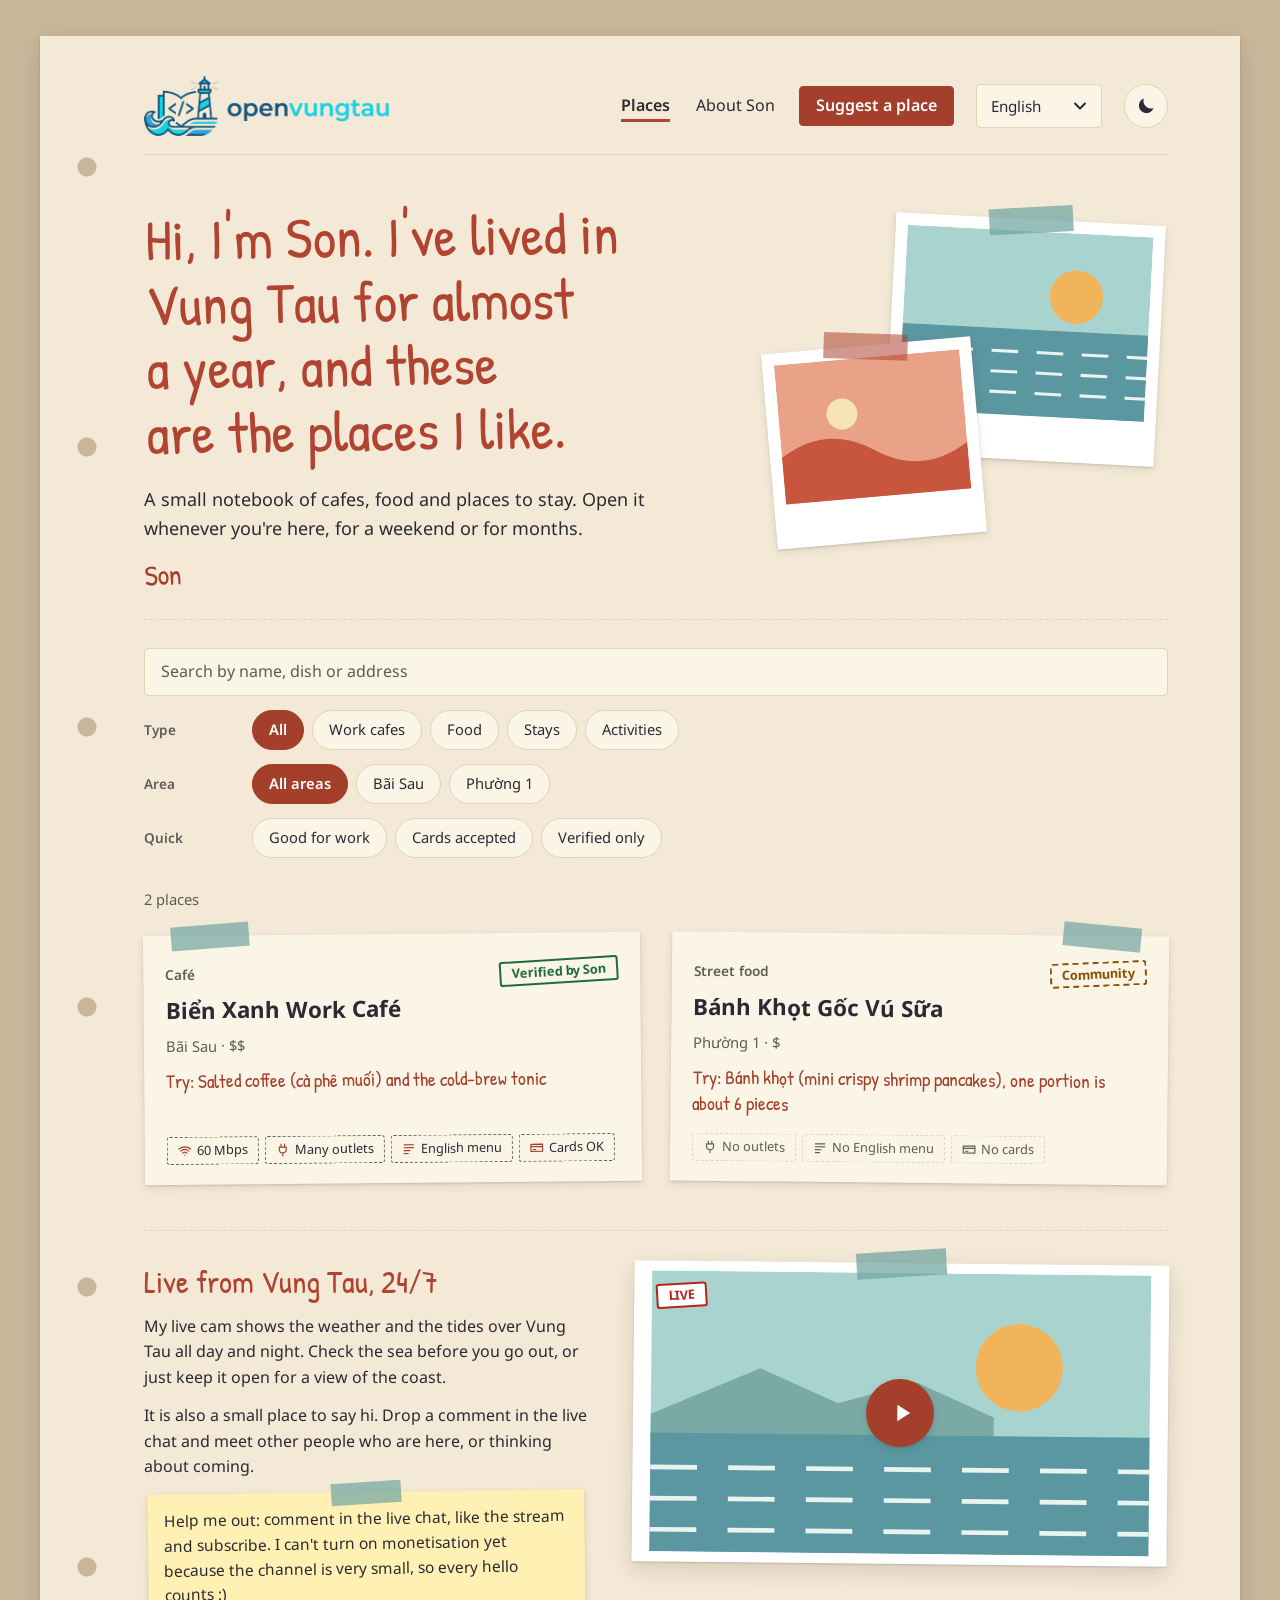
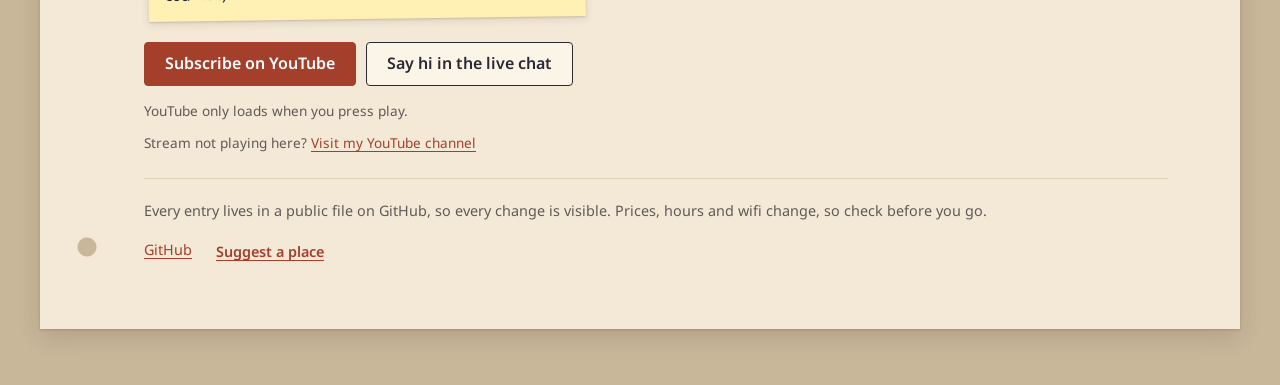
<file: index.html>
<!doctype html>
<html lang="en">
<head>
  <meta charset="utf-8">
  <meta name="viewport" content="width=device-width, initial-scale=1">
  <title data-i18n="meta.title">openvungtau – Son's notebook of Vung Tau</title>
  <meta name="description" data-i18n-content="meta.description" content="Verified cafes, restaurants, stays and coworking spots in Vung Tau, Vietnam, from someone who lives there. For expats, nomads and travellers.">
  <meta name="color-scheme" content="light">
  <script>
    // Apply saved theme before first paint to avoid a flash.
    (function () {
      try {
        var saved = localStorage.getItem("ovt-theme");
        if (saved === "light" || saved === "dark") document.documentElement.dataset.theme = saved;
      } catch (e) {}
    })();
  </script>
  <link rel="preconnect" href="https://fonts.googleapis.com">
  <link rel="preconnect" href="https://fonts.gstatic.com" crossorigin>
  <link rel="stylesheet" href="https://fonts.googleapis.com/css2?family=Noto+Sans:wght@400;600;700&family=Noto+Sans+KR:wght@400;700&family=Noto+Sans+SC:wght@400;700&family=Patrick+Hand&display=swap">
  <link rel="icon" type="image/png" href="images/icon.png">
  <link rel="stylesheet" href="css/style.css">
  <script src="js/i18n.js" defer></script>
  <script src="js/suggest.js" defer></script>
  <script src="js/livecam.js" defer></script>
  <script src="js/app.js" defer></script>
</head>
<body>
  <a class="skip-link" href="#results" data-i18n="skip">Skip to places</a>

  <div class="sheet">
    <header class="site-header">
      <a class="brand" href="index.html">
        <img class="logo logo-light" src="images/logo-horizontal.png" width="522" height="128" alt="openvungtau">
        <img class="logo logo-dark" src="images/logo-horizontal-dark.png" width="522" height="128" alt="" aria-hidden="true">
      </a>
      <nav class="site-nav" data-i18n-label="nav.label" aria-label="Main">
        <a href="index.html" aria-current="page" data-i18n="nav.places">Places</a>
        <a href="about.html" data-i18n="nav.about">About Son</a>
        <button class="btn btn-primary nav-suggest" type="button" data-suggest data-i18n="nav.suggest">Suggest a place</button>
        <label class="lang">
          <span class="visually-hidden" data-i18n="nav.lang">Language</span>
          <select id="lang-select"><option value="en">English</option></select>
        </label>
        <button class="icon-btn" id="theme-toggle" type="button" aria-label="Switch to dark mode" aria-pressed="false">
          <svg viewBox="0 0 24 24" width="20" height="20" aria-hidden="true" focusable="false">
            <path class="icon-moon" d="M21 14.5A9 9 0 0 1 9.5 3a9 9 0 1 0 11.5 11.5Z" fill="currentColor"/>
            <g class="icon-sun" fill="none" stroke="currentColor" stroke-width="2" stroke-linecap="round">
              <circle cx="12" cy="12" r="4"/>
              <path d="M12 2v2M12 20v2M4.9 4.9l1.4 1.4M17.7 17.7l1.4 1.4M2 12h2M20 12h2M4.9 19.1l1.4-1.4M17.7 6.3l1.4-1.4"/>
            </g>
          </svg>
        </button>
      </nav>
    </header>

    <main>
      <section class="hero">
        <div class="hero-text">
          <h1 class="hand" data-i18n="hero.title">Hi, I'm Son. I've lived in Vung Tau for almost a year, and these are the places I like.</h1>
          <p class="lead" data-i18n="hero.lead">A small notebook of cafes, food and places to stay. Open it whenever you're here, for a weekend or for months.</p>
          <p class="sign hand" data-i18n="hero.sign">Son</p>
        </div>
        <div class="hero-photos" aria-hidden="true">
          <figure class="polaroid polaroid-a">
            <span class="tape"></span>
            <svg viewBox="0 0 240 180" role="presentation">
              <rect width="240" height="180" fill="#A9D3CE"/>
              <circle cx="168" cy="62" r="26" fill="#F2B45A"/>
              <rect y="96" width="240" height="84" fill="#5B97A0"/>
              <path d="M0 118h240M0 138h240M0 158h240" stroke="#E9F3EF" stroke-width="3" stroke-dasharray="26 18" fill="none"/>
            </svg>
          </figure>
          <figure class="polaroid polaroid-b">
            <span class="tape tape-b"></span>
            <svg viewBox="0 0 240 180" role="presentation">
              <rect width="240" height="180" fill="#E9A287"/>
              <path d="M0 120c40-26 80-26 120 0s80 26 120 0v60H0z" fill="#C8553D"/>
              <circle cx="82" cy="70" r="20" fill="#F7E3B8"/>
            </svg>
          </figure>
        </div>
      </section>

      <section class="controls" aria-label="Search and filters">
        <div class="search">
          <label class="visually-hidden" for="search" data-i18n="search.label">Search places</label>
          <input id="search" type="search" data-i18n-placeholder="search.placeholder" placeholder="Search by name, dish or address" autocomplete="off" enterkeyhint="search">
        </div>

        <div class="filter-group" role="group" aria-labelledby="fg-category">
          <span class="filter-label" id="fg-category" data-i18n="filters.type">Type</span>
          <div class="chips" id="category-chips"></div>
        </div>
        <div class="filter-group" role="group" aria-labelledby="fg-area">
          <span class="filter-label" id="fg-area" data-i18n="filters.area">Area</span>
          <div class="chips" id="area-chips"></div>
        </div>
        <div class="filter-group" role="group" aria-labelledby="fg-quick">
          <span class="filter-label" id="fg-quick" data-i18n="filters.quick">Quick</span>
          <div class="chips" id="toggle-chips"></div>
        </div>
      </section>

      <div class="results-bar">
        <p id="result-count" role="status" aria-live="polite"></p>
        <button class="link-btn" id="reset-filters" type="button" hidden data-i18n="clear">Clear filters</button>
      </div>

      <section id="results" class="entries" aria-label="Places" tabindex="-1"></section>

      <div id="empty-state" class="empty" hidden>
        <h2 class="hand" data-i18n="empty.title">No places match</h2>
        <p data-i18n="empty.text">Try a different word, or remove a filter. Know a spot that should be here?</p>
        <div class="empty-actions">
          <button class="btn" id="empty-reset" type="button" data-i18n="clear">Clear filters</button>
          <button class="btn btn-primary" type="button" data-suggest data-i18n="nav.suggest">Suggest a place</button>
        </div>
      </div>

      <div id="error-state" class="empty" hidden>
        <h2 class="hand" data-i18n="error.title">Couldn't load places</h2>
        <p id="error-text" data-i18n="error.fetch">The place list failed to load. If you opened this file directly, serve the folder over HTTP instead (for example: python3 -m http.server).</p>
      </div>
      <div data-livecam></div>
    </main>

    <footer class="site-footer">
      <p data-i18n="footer.note">Every entry lives in a public file on GitHub, so every change is visible. Prices, hours and wifi change, so check before you go.</p>
      <p class="footer-links">
        <a data-repo-link href="#" rel="noopener" target="_blank" data-i18n="nav.github">GitHub</a>
        <button class="link-btn" type="button" data-suggest data-i18n="nav.suggest">Suggest a place</button>
      </p>
    </footer>
  </div>

  <dialog id="detail" aria-labelledby="detail-title">
    <article class="detail-body">
      <button class="icon-btn detail-close" id="detail-close" type="button" aria-label="Close">
        <svg viewBox="0 0 24 24" width="20" height="20" aria-hidden="true" focusable="false">
          <path d="M6 6l12 12M18 6L6 18" fill="none" stroke="currentColor" stroke-width="2" stroke-linecap="round"/>
        </svg>
      </button>
      <div id="detail-content"></div>
    </article>
  </dialog>
</body>
</html>
</file>
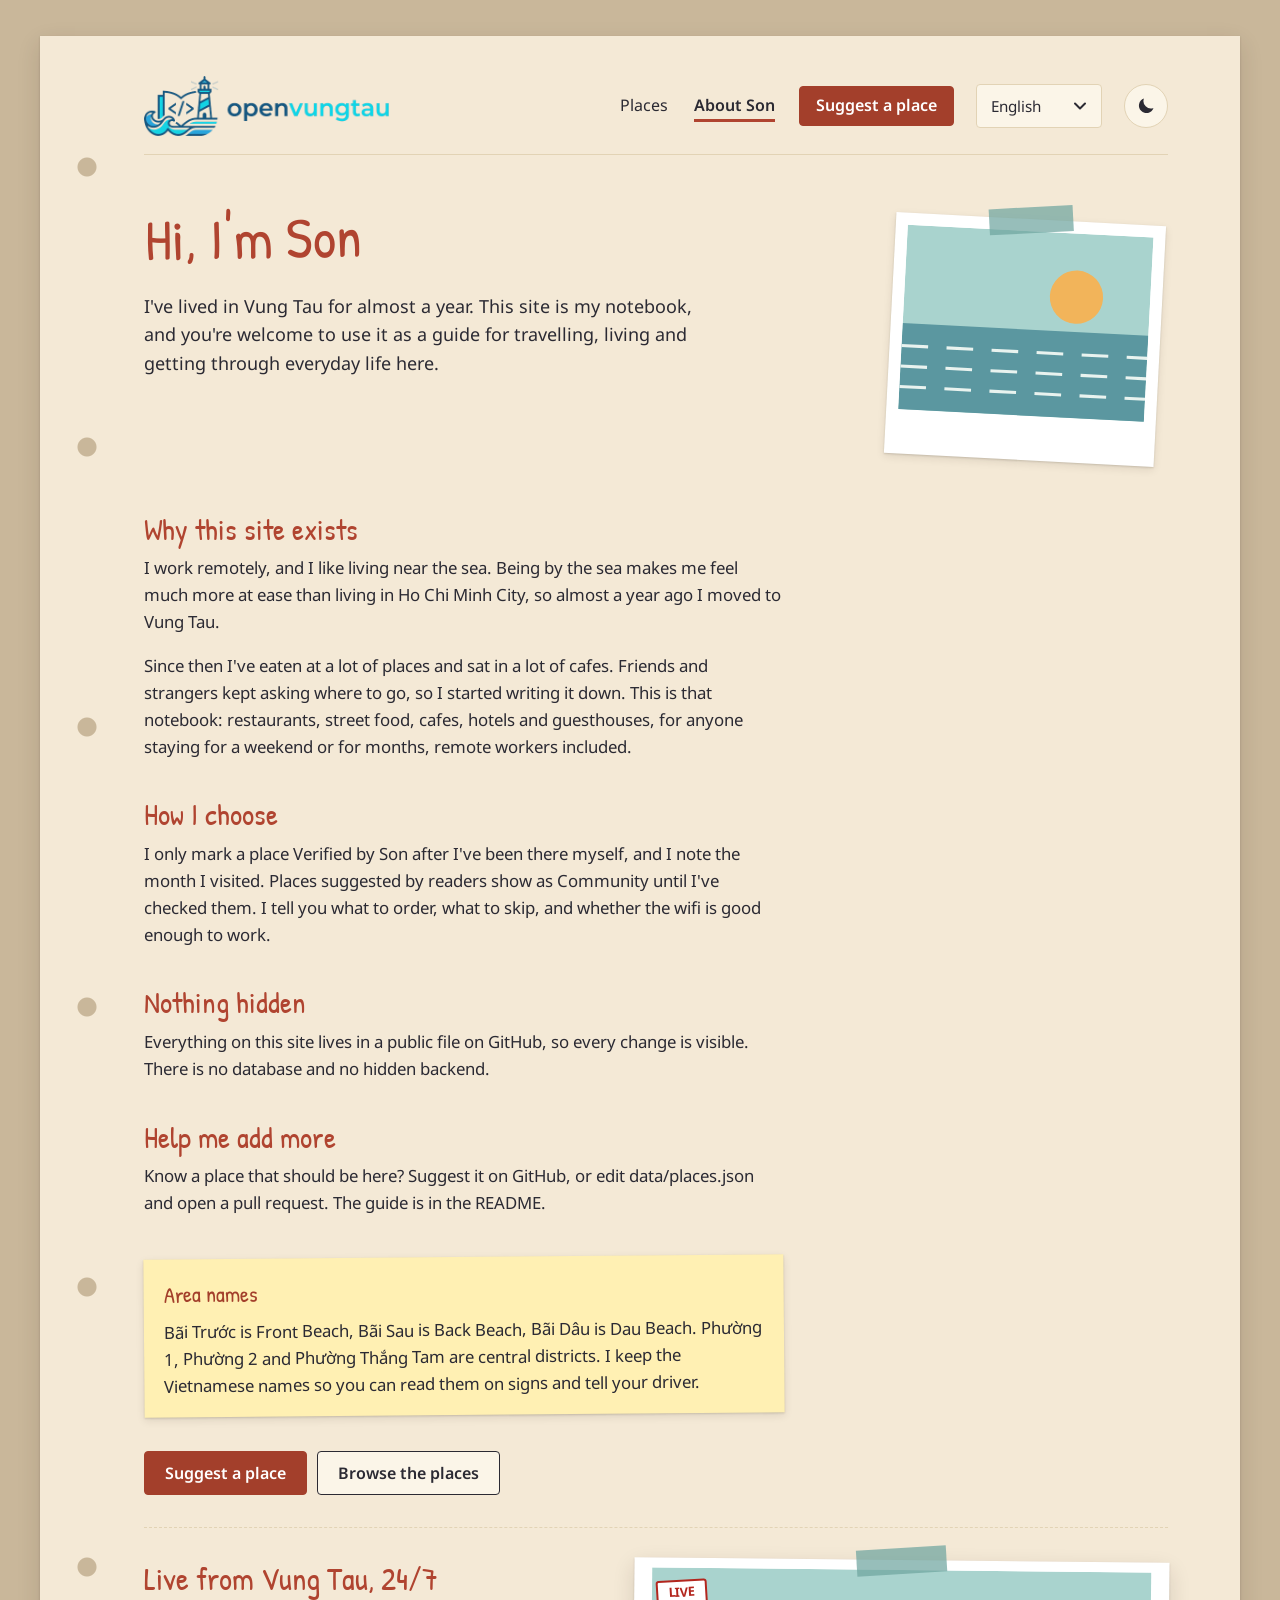
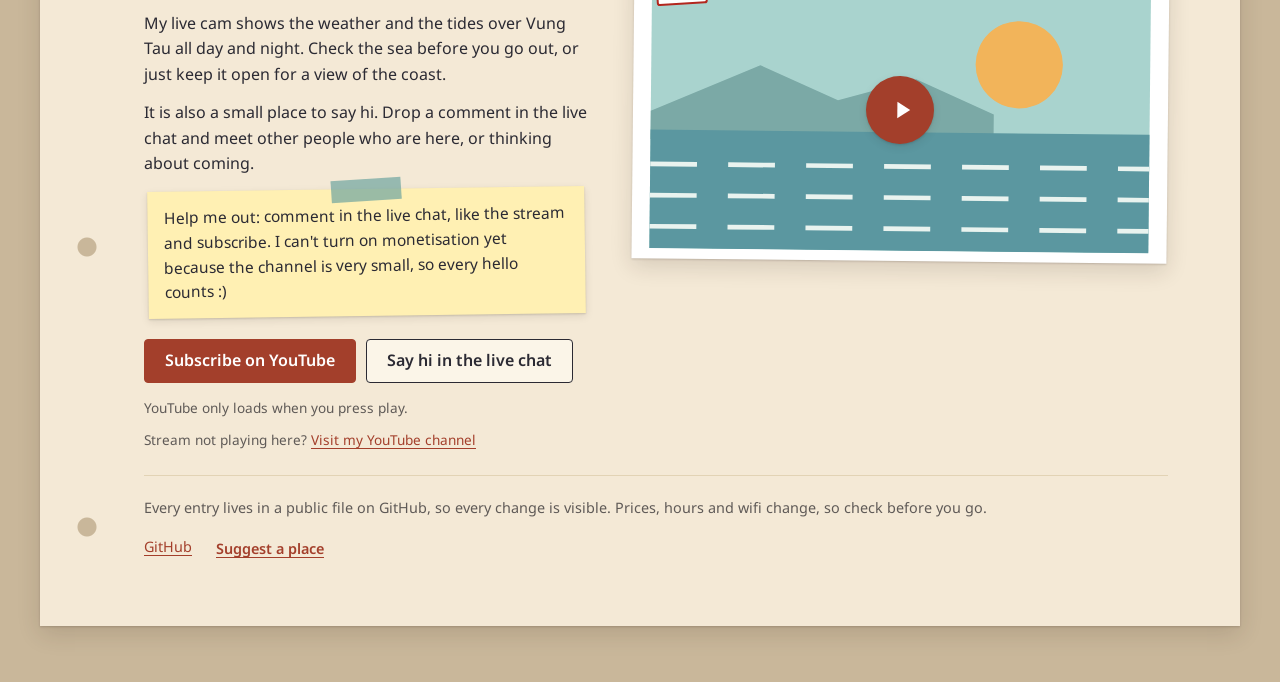
<file: about.html>
<!doctype html>
<html lang="en">
<head>
  <meta charset="utf-8">
  <meta name="viewport" content="width=device-width, initial-scale=1">
  <title data-i18n="about.title">Hi, I'm Son</title>
  <meta name="description" data-i18n-content="meta.description" content="Verified cafes, restaurants, stays and coworking spots in Vung Tau, Vietnam, from someone who lives there. For expats, nomads and travellers.">
  <meta name="color-scheme" content="light">
  <script>
    (function () {
      try {
        var saved = localStorage.getItem("ovt-theme");
        if (saved === "light" || saved === "dark") document.documentElement.dataset.theme = saved;
      } catch (e) {}
    })();
  </script>
  <link rel="preconnect" href="https://fonts.googleapis.com">
  <link rel="preconnect" href="https://fonts.gstatic.com" crossorigin>
  <link rel="stylesheet" href="https://fonts.googleapis.com/css2?family=Noto+Sans:wght@400;600;700&family=Noto+Sans+KR:wght@400;700&family=Noto+Sans+SC:wght@400;700&family=Patrick+Hand&display=swap">
  <link rel="icon" type="image/png" href="images/icon.png">
  <link rel="stylesheet" href="css/style.css">
  <script src="js/i18n.js" defer></script>
  <script src="js/suggest.js" defer></script>
  <script src="js/livecam.js" defer></script>
</head>
<body>
  <div class="sheet">
    <header class="site-header">
      <a class="brand" href="index.html">
        <img class="logo logo-light" src="images/logo-horizontal.png" width="522" height="128" alt="openvungtau">
        <img class="logo logo-dark" src="images/logo-horizontal-dark.png" width="522" height="128" alt="" aria-hidden="true">
      </a>
      <nav class="site-nav" data-i18n-label="nav.label" aria-label="Main">
        <a href="index.html" data-i18n="nav.places">Places</a>
        <a href="about.html" aria-current="page" data-i18n="nav.about">About Son</a>
        <button class="btn btn-primary nav-suggest" type="button" data-suggest data-i18n="nav.suggest">Suggest a place</button>
        <label class="lang">
          <span class="visually-hidden" data-i18n="nav.lang">Language</span>
          <select id="lang-select"><option value="en">English</option></select>
        </label>
        <button class="icon-btn" id="theme-toggle" type="button" aria-label="Switch to dark mode" aria-pressed="false">
          <svg viewBox="0 0 24 24" width="20" height="20" aria-hidden="true" focusable="false">
            <path class="icon-moon" d="M21 14.5A9 9 0 0 1 9.5 3a9 9 0 1 0 11.5 11.5Z" fill="currentColor"/>
            <g class="icon-sun" fill="none" stroke="currentColor" stroke-width="2" stroke-linecap="round">
              <circle cx="12" cy="12" r="4"/>
              <path d="M12 2v2M12 20v2M4.9 4.9l1.4 1.4M17.7 17.7l1.4 1.4M2 12h2M20 12h2M4.9 19.1l1.4-1.4M17.7 6.3l1.4-1.4"/>
            </g>
          </svg>
        </button>
      </nav>
    </header>

    <main class="about">
      <section class="hero">
        <div class="hero-text">
          <h1 class="hand" data-i18n="about.title">Hi, I'm Son</h1>
          <p class="lead" data-i18n="about.lead">I've lived in Vung Tau for almost a year. This site is my notebook, and you're welcome to use it as a guide for travelling, living and getting through everyday life here.</p>
        </div>
        <div class="hero-photos" aria-hidden="true">
          <figure class="polaroid polaroid-a">
            <span class="tape"></span>
            <svg viewBox="0 0 240 180" role="presentation">
              <rect width="240" height="180" fill="#A9D3CE"/>
              <circle cx="168" cy="62" r="26" fill="#F2B45A"/>
              <rect y="96" width="240" height="84" fill="#5B97A0"/>
              <path d="M0 118h240M0 138h240M0 158h240" stroke="#E9F3EF" stroke-width="3" stroke-dasharray="26 18" fill="none"/>
            </svg>
          </figure>
        </div>
      </section>

      <div class="prose">
        <h2 class="hand" data-i18n="about.h1">Why this site exists</h2>
        <p data-i18n="about.p1a">I work remotely, and I like living near the sea. Being by the sea makes me feel much more at ease than living in Ho Chi Minh City, so almost a year ago I moved to Vung Tau.</p>
        <p data-i18n="about.p1">Since then I've eaten at a lot of places and sat in a lot of cafes. Friends and strangers kept asking where to go, so I started writing it down. This is that notebook: restaurants, street food, cafes, hotels and guesthouses, for anyone staying for a weekend or for months, remote workers included.</p>

        <h2 class="hand" data-i18n="about.h2">How I choose</h2>
        <p data-i18n="about.p2">I only mark a place Verified by Son after I've been there myself, and I note the month I visited. Places suggested by readers show as Community until I've checked them. I tell you what to order, what to skip, and whether the wifi is good enough to work.</p>

        <h2 class="hand" data-i18n="about.h3">Nothing hidden</h2>
        <p data-i18n="about.p3">Everything on this site lives in a public file on GitHub, so every change is visible. There is no database and no hidden backend.</p>

        <h2 class="hand" data-i18n="about.h4">Help me add more</h2>
        <p data-i18n="about.p4">Know a place that should be here? Suggest it on GitHub, or edit data/places.json and open a pull request. The guide is in the README.</p>

        <aside class="note">
          <h3 class="hand" data-i18n="about.areasTitle">Area names</h3>
          <p data-i18n="about.areasText">Bãi Trước is Front Beach, Bãi Sau is Back Beach, Bãi Dâu is Dau Beach. Phường 1, Phường 2 and Phường Thắng Tam are central districts. I keep the Vietnamese names so you can read them on signs and tell your driver.</p>
        </aside>

        <div class="empty-actions about-actions">
          <button class="btn btn-primary" type="button" data-suggest data-i18n="about.cta">Suggest a place</button>
          <a class="btn" href="index.html" data-i18n="about.back">Browse the places</a>
        </div>
      </div>
      <div data-livecam></div>
    </main>

    <footer class="site-footer">
      <p data-i18n="footer.note">Every entry lives in a public file on GitHub, so every change is visible. Prices, hours and wifi change, so check before you go.</p>
      <p class="footer-links">
        <a data-repo-link href="#" rel="noopener" target="_blank" data-i18n="nav.github">GitHub</a>
        <button class="link-btn" type="button" data-suggest data-i18n="nav.suggest">Suggest a place</button>
      </p>
    </footer>
  </div>
</body>
</html>
</file>
<file: css/style.css>
/* openvungtau – Son's notebook. Plain CSS, mobile-first.
   World: a ruled-paper notebook on a desk board, with taped photos, stamps and sticky notes.
   The paper owns the frame (headings, tape, stamps); body text stays calm and readable. */

:root {
  --desk: #C9B79A;
  --paper: #F4E9D6;
  --paper-2: #FBF5E8;         /* card paper */
  --paper-edge: #E2D3B5;
  --ink: #2B2A33;
  --ink-muted: #5F5A57;
  --clay: #B04430;            /* large display text + fills */
  --clay-ink: #A33F2B;        /* small text on paper (>= 4.5:1) */
  --sea: #6FA6A0;             /* tape, decoration */
  --sticky: #FFF0B3;
  --fill: #A33F2B;            /* pressed chip / primary button */
  --fill-ink: #FFFFFF;
  --focus: #1F5F66;
  --shadow: 0 1px 2px rgb(43 30 20 / 0.18), 0 8px 22px rgb(43 30 20 / 0.14);
  --shadow-sm: 0 1px 2px rgb(43 30 20 / 0.16), 0 3px 8px rgb(43 30 20 / 0.1);

  --body: "Noto Sans", "Noto Sans KR", "Noto Sans SC", system-ui, -apple-system, "Segoe UI", sans-serif;
  --hand: "Patrick Hand", "Noto Sans", "Noto Sans KR", "Noto Sans SC", system-ui, sans-serif;
  --radius: 4px;
  --gutter: 20px;
}

:root[data-theme="dark"] {
  --desk: #18222C;
  --paper: #262B36;
  --paper-2: #2F3542;
  --paper-edge: #3A4150;
  --ink: #EFE8DA;
  --ink-muted: #B8B0A6;
  --clay: #EE8B70;
  --clay-ink: #F2A892;
  --sea: #5E9C98;
  --sticky: #4D4524;
  --fill: #EE8B70;
  --fill-ink: #2A1812;
  --focus: #8ED3CE;
  --shadow: 0 1px 2px rgb(0 0 0 / 0.5), 0 8px 22px rgb(0 0 0 / 0.35);
  --shadow-sm: 0 1px 2px rgb(0 0 0 / 0.5), 0 3px 8px rgb(0 0 0 / 0.3);
}

*, *::before, *::after { box-sizing: border-box; }
html { -webkit-text-size-adjust: 100%; }

body {
  margin: 0;
  background: var(--desk);
  color: var(--ink);
  font-family: var(--body);
  font-size: 1rem;
  line-height: 1.6;
}

h1, h2, h3, p, figure { margin: 0; }
a { color: var(--clay-ink); text-underline-offset: 3px; }

::selection { background: var(--sea); color: #10201f; }

:focus-visible { outline: 3px solid var(--focus); outline-offset: 2px; }

.hand {
  font-family: var(--hand);
  font-weight: 400;
  letter-spacing: 0;
}
:lang(ko) .hand, :lang(zh) .hand, :lang(ru) .hand { font-weight: 700; }

.visually-hidden {
  position: absolute !important;
  width: 1px; height: 1px;
  margin: -1px; padding: 0;
  overflow: hidden;
  clip: rect(0 0 0 0);
  white-space: nowrap;
  border: 0;
}

.skip-link {
  position: absolute;
  left: 12px;
  top: -100px;
  background: var(--fill);
  color: var(--fill-ink);
  padding: 8px 14px;
  border-radius: var(--radius);
  z-index: 100;
}
.skip-link:focus { top: 8px; }

/* ---------- The sheet (notebook page) ---------- */

.sheet {
  position: relative;
  max-width: 1200px;
  margin: 0 auto;
  min-height: 100vh;
  padding: 20px var(--gutter) 40px;
  background: var(--paper);
}
@media (min-width: 900px) {
  body { padding: 36px 24px 56px; }
  .sheet {
    min-height: 0;
    padding: 40px 72px 56px 104px;
    box-shadow: var(--shadow);
  }
  /* binder holes */
  .sheet::before {
    content: "";
    position: absolute;
    left: 36px;
    top: 0;
    bottom: 0;
    width: 22px;
    background:
      radial-gradient(circle at 11px 11px, var(--desk) 0 9px, transparent 10px) 0 120px / 22px 280px repeat-y;
    pointer-events: none;
  }
}

/* ---------- Header ---------- */

.site-header {
  display: flex;
  flex-wrap: wrap;
  align-items: center;
  justify-content: space-between;
  gap: 12px 24px;
  padding-bottom: 18px;
  border-bottom: 1px solid var(--paper-edge);
}
.brand {
  font-size: 1.5rem;
  font-weight: 700;
  letter-spacing: -0.02em;
  color: var(--ink);
  text-decoration: none;
}
.site-nav {
  display: flex;
  flex-wrap: wrap;
  align-items: center;
  gap: 6px 22px;
}
.site-nav a {
  color: var(--ink);
  text-decoration: none;
  padding: 10px 2px;
  min-height: 44px;
  display: inline-flex;
  align-items: center;
}
.site-nav a:hover { color: var(--clay-ink); }
.site-nav a[aria-current="page"] {
  font-weight: 600;
  text-decoration: underline;
  text-decoration-color: var(--clay);
  text-decoration-thickness: 3px;
  text-underline-offset: 8px;
}

.lang { position: relative; display: inline-block; }
.lang select {
  appearance: none;
  -webkit-appearance: none;
  min-height: 44px;
  padding: 0 40px 0 14px;
  font: inherit;
  font-size: 0.95rem;
  color: var(--ink);
  background: var(--paper-2);
  border: 1px solid var(--paper-edge);
  border-radius: var(--radius);
}

.icon-btn {
  display: inline-grid;
  place-items: center;
  width: 44px; height: 44px;
  border-radius: 50%;
  border: 1px solid var(--paper-edge);
  background: var(--paper-2);
  color: var(--ink);
  cursor: pointer;
}
.icon-btn:hover { border-color: var(--clay); }
.icon-sun { display: none; }
:root[data-theme="dark"] .icon-sun { display: inline; }
:root[data-theme="dark"] .icon-moon { display: none; }

.btn {
  display: inline-flex;
  align-items: center;
  justify-content: center;
  min-height: 44px;
  padding: 0 20px;
  border-radius: var(--radius);
  border: 1px solid var(--ink);
  background: var(--paper-2);
  color: var(--ink);
  font: inherit;
  font-weight: 600;
  text-decoration: none;
  cursor: pointer;
}
.btn:hover { background: var(--paper-edge); }
.btn-primary {
  background: var(--fill);
  border-color: var(--fill);
  color: var(--fill-ink);
}
.btn-primary:hover { background: var(--fill); filter: brightness(1.1); }

/* ---------- Hero / greeting ---------- */

.hero {
  display: grid;
  gap: 28px;
  padding: 36px 0 12px;
}
.hero h1 {
  font-size: clamp(2.1rem, 6vw, 3.6rem);
  line-height: 1.12;
  color: var(--clay);
  max-width: 17em;
  text-wrap: balance;
  transform: rotate(-0.8deg);
  transform-origin: left top;
}
/* Keep Korean words whole when lines wrap. */
:lang(ko) body { word-break: keep-all; }

/* Russian runs long and has no handwriting face, so it sets smaller than the other languages. */
:lang(ru) .hero h1 { font-size: clamp(1.8rem, 4.4vw, 2.8rem); }
.hero .lead {
  margin-top: 20px;
  font-size: 1.125rem;
  max-width: 34em;
}
.sign {
  margin-top: 10px;
  font-size: 1.8rem;
  color: var(--clay-ink);
  transform: rotate(-3deg);
  transform-origin: left center;
}

.hero-photos {
  position: relative;
  height: 220px;
  margin-top: 8px;
}
.polaroid {
  position: absolute;
  width: 200px;
  padding: 10px 10px 34px;
  background: #fff;
  box-shadow: var(--shadow-sm);
}
.polaroid svg { display: block; width: 100%; height: auto; }
.polaroid-a { right: 8%; top: 0; transform: rotate(3deg); }
.polaroid-b { right: 40%; top: 56px; width: 160px; transform: rotate(-5deg); }
.tape {
  position: absolute;
  top: -12px;
  left: 50%;
  width: 84px;
  height: 26px;
  margin-left: -42px;
  background: color-mix(in srgb, var(--sea) 72%, transparent);
  transform: rotate(-6deg);
}
.tape-b { background: color-mix(in srgb, var(--clay) 55%, transparent); transform: rotate(7deg); }

@media (min-width: 860px) {
  .hero { grid-template-columns: 7fr 5fr; gap: 40px; padding-top: 52px; }
  .hero-photos { height: 340px; }
  .polaroid { width: 270px; padding: 12px 12px 44px; }
  .polaroid-a { right: 2%; top: 4px; }
  .polaroid-b { right: 46%; top: 130px; width: 210px; }
}
.about .hero { grid-template-columns: 1fr; }
@media (min-width: 860px) {
  .about .hero { grid-template-columns: 7fr 5fr; }
  .about .hero-photos { height: 260px; }
}

/* ---------- Controls ---------- */

.controls {
  display: grid;
  gap: 14px;
  padding-top: 28px;
  margin-top: 8px;
  border-top: 1px dashed var(--paper-edge);
}
.search input {
  width: 100%;
  min-height: 48px;
  padding: 0 16px;
  font: inherit;
  color: var(--ink);
  background: var(--paper-2);
  border: 1px solid var(--paper-edge);
  border-radius: var(--radius);
}
.search input::placeholder { color: var(--ink-muted); }

.filter-group { display: grid; gap: 6px; }
.filter-label {
  font-size: 0.85rem;
  font-weight: 600;
  color: var(--ink-muted);
}
.chips { display: flex; flex-wrap: wrap; gap: 8px; }
.chip {
  min-height: 40px;
  padding: 0 16px;
  border-radius: 999px;
  border: 1px solid var(--paper-edge);
  background: var(--paper-2);
  color: var(--ink);
  font: inherit;
  font-size: 0.92rem;
  cursor: pointer;
}
.chip:hover { border-color: var(--clay); }
.chip[aria-pressed="true"] {
  background: var(--fill);
  border-color: var(--fill);
  color: var(--fill-ink);
  font-weight: 600;
}
@media (min-width: 760px) {
  .filter-group { grid-template-columns: 96px 1fr; align-items: center; gap: 12px; }
}

.results-bar {
  display: flex;
  align-items: center;
  justify-content: space-between;
  gap: 12px;
  min-height: 44px;
  margin-top: 20px;
  color: var(--ink-muted);
  font-size: 0.92rem;
}
.link-btn {
  background: none;
  border: 0;
  color: var(--clay-ink);
  font: inherit;
  font-weight: 600;
  padding: 10px 4px;
  cursor: pointer;
  text-decoration: underline;
  text-underline-offset: 3px;
}

/* ---------- Entries (place cards) ---------- */

.entries {
  display: grid;
  gap: 28px;
  grid-template-columns: 1fr;
  padding: 12px 0 24px;
}
@media (min-width: 720px) {
  .entries { grid-template-columns: repeat(2, 1fr); gap: 34px 30px; }
}

.entry {
  position: relative;
  display: flex;
  flex-direction: column;
  gap: 10px;
  padding: 26px 22px 20px;
  background: var(--paper-2);
  box-shadow: var(--shadow-sm);
}
.entry:nth-child(odd) { transform: rotate(-0.5deg); }
.entry:nth-child(even) { transform: rotate(0.6deg); }
.entry::before {                       /* tape holding the entry down */
  content: "";
  position: absolute;
  top: -11px;
  left: 28px;
  width: 78px;
  height: 24px;
  background: color-mix(in srgb, var(--sea) 70%, transparent);
  transform: rotate(-4deg);
}
.entry:nth-child(even)::before { left: auto; right: 28px; transform: rotate(5deg); }
.entry:hover { box-shadow: var(--shadow); }
.entry:focus-within { outline: 3px solid var(--focus); outline-offset: 3px; }

.entry-top {
  display: flex;
  align-items: center;
  justify-content: space-between;
  gap: 12px;
}
.entry-cat {
  font-size: 0.85rem;
  font-weight: 600;
  color: var(--ink-muted);
}

.stamp {
  display: inline-block;
  padding: 1px 10px;
  border: 2px solid currentColor;
  border-radius: 3px;
  font-size: 0.8rem;
  font-weight: 700;
  line-height: 1.5;
  text-transform: none;
  transform: rotate(-3deg);
}
.stamp-ok { color: #1F6B3A; }
.stamp-community { color: #8A5300; border-style: dashed; }
:root[data-theme="dark"] .stamp-ok { color: #7FD49A; }
:root[data-theme="dark"] .stamp-community { color: #F0C36A; }

.entry-title { font-size: 1.4rem; line-height: 1.25; font-weight: 700; }
.entry-title button {
  all: unset;
  cursor: pointer;
}
.entry-title button::after {           /* the whole entry is the click target */
  content: "";
  position: absolute;
  inset: 0;
}
.entry-title button:focus-visible { outline: none; }
.entry-meta { color: var(--ink-muted); font-size: 0.92rem; }
.entry-note {
  font-family: var(--hand);
  font-size: 1.2rem;
  line-height: 1.35;
  color: var(--clay-ink);
}
:lang(ko) .entry-note, :lang(zh) .entry-note, :lang(ru) .entry-note {
  font-family: var(--body);
  font-size: 0.98rem;
  font-weight: 600;
}

.pills { display: flex; flex-wrap: wrap; gap: 6px; margin-top: auto; padding-top: 6px; }
.pill {
  display: inline-flex;
  align-items: center;
  gap: 5px;
  min-height: 28px;
  padding: 0 10px;
  border: 1px dashed var(--ink-muted);
  border-radius: 3px;
  font-size: 0.8rem;
  color: var(--ink);
}
.pill svg { flex: none; color: var(--clay-ink); }
.pill-off { color: var(--ink-muted); border-color: var(--paper-edge); }
.pill-off svg { color: var(--ink-muted); }

/* ---------- Empty / error ---------- */

.empty {
  text-align: center;
  padding: 48px 8px 64px;
  max-width: 460px;
  margin: 0 auto;
}
.empty h2 { font-size: 2rem; color: var(--clay); margin-bottom: 8px; }
.empty p { color: var(--ink-muted); }
.empty-actions {
  display: flex;
  flex-wrap: wrap;
  justify-content: center;
  gap: 10px;
  margin-top: 20px;
}
[hidden] { display: none !important; }

/* ---------- Detail dialog ---------- */

dialog {
  width: min(660px, calc(100% - 20px));
  max-height: calc(100dvh - 20px);
  padding: 0;
  border: 0;
  border-radius: var(--radius);
  background: var(--paper);
  color: var(--ink);
  box-shadow: 0 20px 60px rgb(0 0 0 / 0.4);
}
dialog::backdrop { background: rgb(20 14 8 / 0.55); }

.detail-body { position: relative; padding: 28px 22px 30px; }
.detail-close { position: absolute; top: 12px; right: 12px; }
.detail-top { display: flex; flex-wrap: wrap; align-items: center; gap: 12px; padding-right: 56px; }
.detail-title {
  font-size: 1.9rem;
  line-height: 1.2;
  color: var(--clay);
  margin: 12px 0 4px;
  padding-right: 52px;
}
.detail-sub { color: var(--ink-muted); }
.detail-photo {
  display: block;
  width: 100%;
  max-height: 320px;
  object-fit: cover;
  margin-top: 18px;
  padding: 8px;
  background: #fff;
  box-shadow: var(--shadow-sm);
  transform: rotate(-0.6deg);
}

.detail-section { margin-top: 26px; }
.detail-section h3 {
  font-size: 0.9rem;
  font-weight: 700;
  color: var(--ink-muted);
  margin-bottom: 8px;
}

.sticky {
  position: relative;
  margin: 14px 4px 0;
  padding: 16px 18px;
  background: var(--sticky);
  color: var(--ink);
  box-shadow: var(--shadow-sm);
  transform: rotate(-0.8deg);
}
.sticky:nth-of-type(even) { transform: rotate(0.9deg); }
.sticky::before {
  content: "";
  position: absolute;
  top: -10px;
  left: 50%;
  width: 70px;
  height: 22px;
  margin-left: -35px;
  background: color-mix(in srgb, var(--sea) 70%, transparent);
  transform: rotate(-3deg);
}
.sticky-label {
  display: block;
  font-size: 0.85rem;
  font-weight: 700;
  color: var(--clay-ink);
  margin-bottom: 4px;
}
:root[data-theme="dark"] .sticky-label { color: #F5C9B8; }

.facts { display: grid; grid-template-columns: 1fr; margin: 0; }
.facts div {
  display: flex;
  justify-content: space-between;
  gap: 16px;
  padding: 9px 0;
  border-bottom: 1px dashed var(--paper-edge);
}
.facts dt { color: var(--ink-muted); }
.facts dd { margin: 0; text-align: right; font-weight: 600; }
@media (min-width: 560px) {
  .facts { grid-template-columns: 1fr 1fr; column-gap: 28px; }
}

.detail-actions { display: flex; flex-wrap: wrap; gap: 10px; margin-top: 28px; }

/* ---------- About ---------- */

.prose {
  max-width: 40rem;
  padding: 24px 0 8px;
}
.prose h2 {
  font-size: 1.9rem;
  line-height: 1.2;
  color: var(--clay);
  margin: 36px 0 8px;
}
.prose h2:first-child { margin-top: 0; }
.prose p { font-size: 1.05rem; }
.note {
  margin-top: 40px;
  padding: 18px 20px;
  background: var(--sticky);
  box-shadow: var(--shadow-sm);
  transform: rotate(-0.5deg);
}
.note h3 { font-size: 1.4rem; color: var(--clay-ink); margin-bottom: 6px; }
:root[data-theme="dark"] .note h3 { color: #F5C9B8; }
.about-actions { justify-content: flex-start; margin-top: 36px; }

/* ---------- Footer ---------- */

.site-footer {
  margin-top: 24px;
  padding-top: 20px;
  border-top: 1px solid var(--paper-edge);
  color: var(--ink-muted);
  font-size: 0.9rem;
}
.footer-links { display: flex; gap: 20px; margin-top: 8px; }
.footer-links a { padding: 8px 0; }

@media (prefers-reduced-motion: no-preference) {
  .chip, .btn, .icon-btn, .entry { transition: background-color 0.2s, border-color 0.2s, box-shadow 0.25s, filter 0.2s; }
}
@media (prefers-reduced-motion: reduce) {
  .hero h1, .sign, .entry, .sticky, .note, .polaroid { transition: none; }
}

/* ---------- Suggest widget ---------- */

.nav-suggest { display: none; min-height: 40px; padding: 0 16px; }
@media (min-width: 720px) { .nav-suggest { display: inline-flex; } }

.channels { list-style: none; margin: 22px 0 0; padding: 0; display: grid; gap: 10px; }
.channel {
  display: grid;
  grid-template-columns: 24px auto 1fr;
  align-items: center;
  gap: 4px 12px;
  min-height: 56px;
  padding: 10px 16px;
  background: var(--paper-2);
  border: 1px solid var(--paper-edge);
  border-radius: var(--radius);
  color: var(--ink);
  text-decoration: none;
}
.channel:hover { border-color: var(--clay); box-shadow: var(--shadow-sm); }
.channel svg { color: var(--clay-ink); }
.channel-name { font-weight: 700; }
.channel-note { color: var(--ink-muted); font-size: 0.92rem; text-align: right; }
@media (max-width: 479px) {
  .channel { grid-template-columns: 24px 1fr; }
  .channel-note { grid-column: 2; text-align: left; }
}
.suggest-hint { margin-top: 24px; font-size: 0.95rem; }

/* ---------- Logo ---------- */

.brand { display: inline-flex; align-items: center; }
.logo { display: block; height: 52px; width: auto; }
@media (min-width: 720px) { .logo { height: 60px; } }
.logo-dark { display: none; }
:root[data-theme="dark"] .logo-light { display: none; }
:root[data-theme="dark"] .logo-dark { display: block; }

.prose p + p { margin-top: 1em; }

/* ---------- Live cam ---------- */

.livecam {
  display: grid;
  gap: 28px;
  margin: 24px 0 8px;
  padding-top: 32px;
  border-top: 1px dashed var(--paper-edge);
}
@media (min-width: 900px) {
  .livecam { grid-template-columns: 5fr 6fr; gap: 44px; align-items: start; }
}
.livecam-text h2 { font-size: 2rem; line-height: 1.2; color: var(--clay); margin-bottom: 12px; }
:lang(ru) .livecam-text h2 { font-size: 1.7rem; }
.livecam-text p + p { margin-top: 0.8em; }
.livecam-support { margin: 20px 4px 0; padding: 14px 16px; font-size: 0.97rem; }
.livecam-actions { display: flex; flex-wrap: wrap; gap: 10px; margin-top: 22px; }
.livecam-privacy { margin-top: 14px; color: var(--ink-muted); font-size: 0.85rem; }

.livecam-player {
  position: relative;
  aspect-ratio: 16 / 9;
  background: #fff;
  padding: 10px;
  box-shadow: var(--shadow);
  transform: rotate(0.6deg);
}
.livecam-player::before {
  content: "";
  position: absolute;
  top: -12px;
  left: 50%;
  width: 90px;
  height: 26px;
  margin-left: -45px;
  background: color-mix(in srgb, var(--sea) 72%, transparent);
  transform: rotate(-4deg);
  z-index: 1;
}
.livecam-play { all: unset; cursor: pointer; display: block; position: relative; width: 100%; height: 100%; }
.livecam-play:focus-visible { outline: 3px solid var(--focus); outline-offset: 3px; }
.livecam-art { display: block; width: 100%; height: 100%; object-fit: cover; }
.livecam-frame { display: block; width: 100%; height: 100%; border: 0; }
.livecam-playbtn {
  position: absolute;
  left: 50%; top: 50%;
  width: 68px; height: 68px;
  margin: -34px 0 0 -34px;
  display: grid;
  place-items: center;
  border-radius: 50%;
  background: var(--fill);
  color: var(--fill-ink);
  font-size: 1.6rem;
  padding-left: 4px;
  box-shadow: var(--shadow-sm);
}
.livecam-play:hover .livecam-playbtn { filter: brightness(1.1); }
.stamp-live {
  position: absolute;
  top: 12px; left: 12px;
  background: #fff;
  color: #B3261E;
  transform: rotate(-4deg);
}
.livecam-caption {
  position: absolute;
  left: 50%; bottom: 14px;
  transform: translateX(-50%);
  max-width: calc(100% - 24px);
  padding: 6px 14px;
  background: var(--paper-2);
  color: var(--ink);
  font-size: 0.92rem;
  font-weight: 700;
  text-align: center;
  box-shadow: var(--shadow-sm);
}

.lang::after {                          /* chevron, with room between it and the edge */
  content: "";
  position: absolute;
  right: 16px;
  top: 50%;
  width: 12px;
  height: 8px;
  margin-top: -4px;
  background: var(--ink);
  -webkit-mask: url("data:image/svg+xml,%3Csvg xmlns='http://www.w3.org/2000/svg' viewBox='0 0 12 8'%3E%3Cpath d='M1 1.5l5 5 5-5' fill='none' stroke='black' stroke-width='2' stroke-linecap='round' stroke-linejoin='round'/%3E%3C/svg%3E") center / contain no-repeat;
  mask: url("data:image/svg+xml,%3Csvg xmlns='http://www.w3.org/2000/svg' viewBox='0 0 12 8'%3E%3Cpath d='M1 1.5l5 5 5-5' fill='none' stroke='black' stroke-width='2' stroke-linecap='round' stroke-linejoin='round'/%3E%3C/svg%3E") center / contain no-repeat;
  pointer-events: none;
}
</file>
